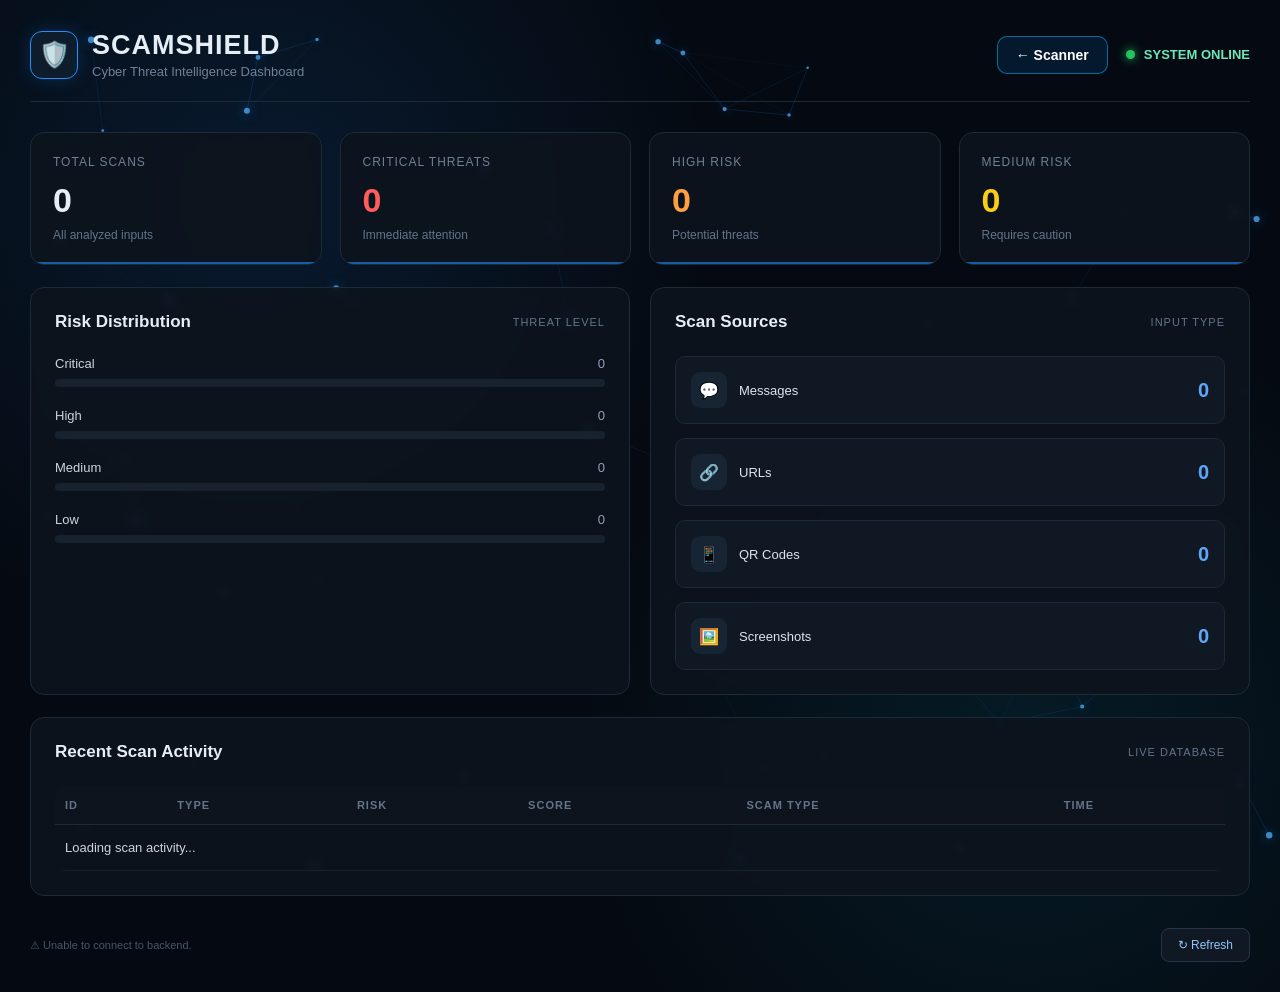
<file: frontend/dashboard.html>
<head>
    <meta charset="UTF-8">
    <meta name="viewport" content="width=device-width, initial-scale=1.0">

    <title>ScamShield | Cyber Threat Dashboard</title>

    <style>

        /* =====================================================
           SCAMSHIELD DASHBOARD QUOTE
           ===================================================== */

        .cyber-quote {
            margin-top: 5px;
            margin-bottom: 3px;
            color: #38bdf8;
            font-size: 12px;
            font-weight: 600;
            letter-spacing: 0.8px;
            text-align: left;
            text-shadow: 0 0 10px rgba(56, 189, 248, 0.35);
            transition:
                opacity 0.8s ease,
                transform 0.8s ease;
        }

        .cyber-quote.fade {
            opacity: 0;
            transform: translateY(4px);
        }


        /* =====================================================
           RESET
           ===================================================== */

        * {
            margin: 0;
            padding: 0;
            box-sizing: border-box;
        }


        /* =====================================================
           BODY
           ===================================================== */

        body {
            font-family: "Segoe UI", Arial, sans-serif;
            background: #080d14;
            color: #e5edf5;
            min-height: 100vh;
        }


        /* =====================================================
           DASHBOARD CONTAINER
           ===================================================== */

        .dashboard {
            max-width: 1400px;
            margin: auto;
            padding: 30px;
        }


        /* =====================================================
           HEADER
           ===================================================== */

        .header {
            display: flex;
            justify-content: space-between;
            align-items: center;
            margin-bottom: 30px;
            padding-bottom: 22px;
            border-bottom: 1px solid #1d2a38;
        }


        /* =====================================================
           BRAND
           ===================================================== */

        .brand {
            display: flex;
            align-items: center;
            gap: 14px;
        }


        /* =====================================================
           SHIELD
           ===================================================== */

        .shield {
            width: 48px;
            height: 48px;
            border-radius: 12px;
            background: #0e1d2b;
            border: 1px solid #1e90ff;

            display: flex;
            align-items: center;
            justify-content: center;

            font-size: 25px;

            box-shadow:
                0 0 18px rgba(30, 144, 255, 0.2);
        }


        /* =====================================================
           SCAMSHIELD TITLE
           ===================================================== */

        .brand h1 {
            font-size: 27px;
            letter-spacing: 1px;
        }


        /* =====================================================
           SUBTITLE
           ===================================================== */

        .brand p {
            color: #718096;
            font-size: 13px;
            margin-top: 3px;
        }


        /* =====================================================
           SYSTEM STATUS
           ===================================================== */

        .system-status {
            display: flex;
            align-items: center;
            gap: 9px;

            color: #6ee7b7;
            font-size: 13px;
            font-weight: 600;
        }


        .status-dot {
            width: 9px;
            height: 9px;
            background: #22c55e;
            border-radius: 50%;

            box-shadow:
                0 0 10px #22c55e;
        }

        /* TOP CARDS */

        .stats-grid {
            display: grid;
            grid-template-columns: repeat(4, 1fr);
            gap: 18px;
            margin-bottom: 22px;
        }

        .stat-card {
            background: #0d141d;
            border: 1px solid #1d2a38;
            border-radius: 14px;
            padding: 22px;
            position: relative;
            overflow: hidden;
        }

        .stat-card::after {
            content: "";
            position: absolute;
            left: 0;
            bottom: 0;
            width: 100%;
            height: 2px;
            background: #1e90ff;
            opacity: 0.6;
        }

        .stat-label {
            color: #718096;
            font-size: 12px;
            text-transform: uppercase;
            letter-spacing: 1px;
            margin-bottom: 12px;
        }

        .stat-number {
            font-size: 34px;
            font-weight: 700;
        }

        .stat-description {
            margin-top: 8px;
            font-size: 12px;
            color: #64748b;
        }

        .critical .stat-number {
            color: #ff5c5c;
        }

        .high .stat-number {
            color: #ff9f43;
        }

        .medium .stat-number {
            color: #facc15;
        }

        /* MAIN GRID */

        .main-grid {
            display: grid;
            grid-template-columns: 1fr 1fr;
            gap: 20px;
            margin-bottom: 22px;
        }

        .panel {
            background: #0d141d;
            border: 1px solid #1d2a38;
            border-radius: 14px;
            padding: 24px;
        }

        .panel-header {
            display: flex;
            justify-content: space-between;
            align-items: center;
            margin-bottom: 24px;
        }

        .panel-header h2 {
            font-size: 17px;
        }

        .panel-header span {
            font-size: 11px;
            color: #64748b;
            text-transform: uppercase;
            letter-spacing: 1px;
        }

        /* RISK BARS */

        .risk-item {
            margin-bottom: 21px;
        }

        .risk-info {
            display: flex;
            justify-content: space-between;
            margin-bottom: 8px;
            font-size: 13px;
        }

        .risk-name {
            color: #cbd5e1;
        }

        .risk-count {
            color: #94a3b8;
        }

        .risk-bar {
            width: 100%;
            height: 8px;
            background: #18222e;
            border-radius: 20px;
            overflow: hidden;
        }

        .risk-fill {
            height: 100%;
            width: 0%;
            border-radius: 20px;
            transition: width 0.8s ease;
        }

        .critical-fill {
            background: #ef4444;
        }

        .high-fill {
            background: #f97316;
        }

        .medium-fill {
            background: #eab308;
        }

        .low-fill {
            background: #22c55e;
        }

        /* SCAN TYPES */

        .scan-list {
            display: flex;
            flex-direction: column;
            gap: 14px;
        }

        .scan-row {
            display: flex;
            align-items: center;
            justify-content: space-between;
            padding: 15px;
            background: #101923;
            border: 1px solid #1c2936;
            border-radius: 10px;
        }

        .scan-left {
            display: flex;
            align-items: center;
            gap: 12px;
        }

        .scan-icon {
            width: 36px;
            height: 36px;
            border-radius: 9px;
            background: #172433;
            display: flex;
            align-items: center;
            justify-content: center;
        }

        .scan-name {
            font-size: 13px;
            color: #dbe4ee;
        }

        .scan-count {
            font-size: 20px;
            font-weight: 700;
            color: #60a5fa;
        }

        /* RECENT ACTIVITY */

        .recent-panel {
            margin-bottom: 22px;
        }

        .table-wrapper {
            max-height: 400px;
            overflow-y: auto;
            overflow-x: auto;
            border-radius: 10px;
        }

        /* Scrollbar */

        .table-wrapper::-webkit-scrollbar {
            width: 8px;
            height: 8px;
        }

        .table-wrapper::-webkit-scrollbar-track {
            background: #101923;
            border-radius: 10px;
        }

        .table-wrapper::-webkit-scrollbar-thumb {
            background: #263646;
            border-radius: 10px;
        }

        .table-wrapper::-webkit-scrollbar-thumb:hover {
            background: #3b4d60;
        }

        table {
            width: 100%;
            border-collapse: collapse;
        }

        th {
            text-align: left;
            padding: 13px 10px;
            color: #64748b;
            font-size: 11px;
            text-transform: uppercase;
            letter-spacing: 1px;
            border-bottom: 1px solid #1d2a38;
            position: sticky;
            top: 0;
            background: #0d141d;
            z-index: 2;
        }

        td {
            padding: 15px 10px;
            border-bottom: 1px solid #17222e;
            font-size: 13px;
            color: #cbd5e1;
        }

        .risk-badge {
            display: inline-block;
            padding: 5px 10px;
            border-radius: 20px;
            font-size: 10px;
            font-weight: 700;
        }

        .badge-critical {
            background: rgba(239, 68, 68, 0.15);
            color: #ff6b6b;
            border: 1px solid rgba(239, 68, 68, 0.3);
        }

        .badge-high {
            background: rgba(249, 115, 22, 0.15);
            color: #fb923c;
            border: 1px solid rgba(249, 115, 22, 0.3);
        }

        .badge-medium {
            background: rgba(234, 179, 8, 0.15);
            color: #facc15;
            border: 1px solid rgba(234, 179, 8, 0.3);
        }

        .badge-low {
            background: rgba(34, 197, 94, 0.15);
            color: #4ade80;
            border: 1px solid rgba(34, 197, 94, 0.3);
        }

        /* FOOTER */

        .footer {
            display: flex;
            justify-content: space-between;
            align-items: center;
            color: #475569;
            font-size: 11px;
            padding-top: 10px;
        }

        .refresh-btn {
            background: #101923;
            border: 1px solid #263646;
            color: #93c5fd;
            padding: 9px 16px;
            border-radius: 8px;
            cursor: pointer;
            font-size: 12px;
        }

        .refresh-btn:hover {
            background: #162333;
        }

        /* RESPONSIVE */

        @media (max-width: 900px) {

            .stats-grid {
                grid-template-columns: repeat(2, 1fr);
            }

            .main-grid {
                grid-template-columns: 1fr;
            }
        }

        @media (max-width: 550px) {

            .dashboard {
                padding: 18px;
            }

            .stats-grid {
                grid-template-columns: 1fr;
            }

            .header {
                align-items: flex-start;
                gap: 15px;
            }

            .system-status {
                display: none;
            }
        }
    
/* =====================================================
   SCAMSHIELD CYBER NETWORK BACKGROUND
   ===================================================== */

body {
    position: relative;
    overflow-x: hidden;
    background:
        radial-gradient(
            circle at 20% 20%,
            rgba(30, 144, 255, 0.12),
            transparent 35%
        ),
        radial-gradient(
            circle at 80% 75%,
            rgba(6, 182, 212, 0.10),
            transparent 35%
        ),
        #050a12;
}

#cyberNetwork {
    position: fixed;
    inset: 0;
    width: 100%;
    height: 100%;
    z-index: 0;
    pointer-events: none;
    opacity: 0.82;
}

.dashboard {
    position: relative;
    z-index: 2;
}

.stat-card,
.panel {
    background: rgba(13, 20, 29, 0.88);
    backdrop-filter: blur(5px);
    -webkit-backdrop-filter: blur(5px);
}
.header-actions {
    display: flex;
    align-items: center;
    gap: 18px;
}

.scanner-button {
    display: inline-flex;
    align-items: center;
    justify-content: center;
    gap: 8px;

    padding: 10px 18px;

    color: #ffffff;
    text-decoration: none;

    background: rgba(0, 140, 255, 0.12);

    border: 1px solid rgba(0, 180, 255, 0.55);
    border-radius: 10px;

    font-size: 14px;
    font-weight: 600;

    transition: all 0.25s ease;
}

.scanner-button:hover {
    background: rgba(0, 160, 255, 0.22);

    border-color: rgba(0, 200, 255, 0.9);

    box-shadow:
        0 0 18px rgba(0, 170, 255, 0.25);

    transform: translateY(-1px);
}
    </style>
    
</head>

<body>

    <canvas id="cyberNetwork"></canvas>

    <div class="dashboard">

        <!-- HEADER -->

        <header class="header">

    <div class="brand">

        <div class="shield">
            🛡️
        </div>

        <div>
            <h1>SCAMSHIELD</h1>
            <p>Cyber Threat Intelligence Dashboard</p>
        </div>

    </div>

    <div class="header-actions">

        <a href="index.html" class="scanner-button">
            ← Scanner
        </a>

        <div class="system-status">
            <span class="status-dot"></span>
            SYSTEM ONLINE
        </div>

    </div>

</header>

        <!-- STATISTICS -->

        <section class="stats-grid">

            <div class="stat-card">

                <div class="stat-label">
                    Total Scans
                </div>

                <div class="stat-number" id="totalScans">
                    0
                </div>

                <div class="stat-description">
                    All analyzed inputs
                </div>

            </div>


            <div class="stat-card critical">

                <div class="stat-label">
                    Critical Threats
                </div>

                <div class="stat-number" id="criticalScans">
                    0
                </div>

                <div class="stat-description">
                    Immediate attention
                </div>

            </div>


            <div class="stat-card high">

                <div class="stat-label">
                    High Risk
                </div>

                <div class="stat-number" id="highScans">
                    0
                </div>

                <div class="stat-description">
                    Potential threats
                </div>

            </div>


            <div class="stat-card medium">

                <div class="stat-label">
                    Medium Risk
                </div>

                <div class="stat-number" id="mediumScans">
                    0
                </div>

                <div class="stat-description">
                    Requires caution
                </div>

            </div>

        </section>


        <!-- RISK + SCAN TYPES -->

        <section class="main-grid">


            <!-- RISK DISTRIBUTION -->

            <div class="panel">

                <div class="panel-header">

                    <h2>Risk Distribution</h2>

                    <span>Threat Level</span>

                </div>


                <div class="risk-item">

                    <div class="risk-info">
                        <span class="risk-name">Critical</span>
                        <span class="risk-count" id="criticalRiskCount">0</span>
                    </div>

                    <div class="risk-bar">
                        <div
                            class="risk-fill critical-fill"
                            id="criticalBar">
                        </div>
                    </div>

                </div>


                <div class="risk-item">

                    <div class="risk-info">
                        <span class="risk-name">High</span>
                        <span class="risk-count" id="highRiskCount">0</span>
                    </div>

                    <div class="risk-bar">
                        <div
                            class="risk-fill high-fill"
                            id="highBar">
                        </div>
                    </div>

                </div>


                <div class="risk-item">

                    <div class="risk-info">
                        <span class="risk-name">Medium</span>
                        <span class="risk-count" id="mediumRiskCount">0</span>
                    </div>

                    <div class="risk-bar">
                        <div
                            class="risk-fill medium-fill"
                            id="mediumBar">
                        </div>
                    </div>

                </div>


                <div class="risk-item">

                    <div class="risk-info">
                        <span class="risk-name">Low</span>
                        <span class="risk-count" id="lowRiskCount">0</span>
                    </div>

                    <div class="risk-bar">
                        <div
                            class="risk-fill low-fill"
                            id="lowBar">
                        </div>
                    </div>

                </div>

            </div>


            <!-- SCAN SOURCES -->

            <div class="panel">

                <div class="panel-header">

                    <h2>Scan Sources</h2>

                    <span>Input Type</span>

                </div>


                <div class="scan-list">


                    <div class="scan-row">

                        <div class="scan-left">

                            <div class="scan-icon">
                                💬
                            </div>

                            <span class="scan-name">
                                Messages
                            </span>

                        </div>

                        <span
                            class="scan-count"
                            id="messageScans">
                            0
                        </span>

                    </div>


                    <div class="scan-row">

                        <div class="scan-left">

                            <div class="scan-icon">
                                🔗
                            </div>

                            <span class="scan-name">
                                URLs
                            </span>

                        </div>

                        <span
                            class="scan-count"
                            id="urlScans">
                            0
                        </span>

                    </div>


                    <div class="scan-row">

                        <div class="scan-left">

                            <div class="scan-icon">
                                📱
                            </div>

                            <span class="scan-name">
                                QR Codes
                            </span>

                        </div>

                        <span
                            class="scan-count"
                            id="qrScans">
                            0
                        </span>

                    </div>


                    <div class="scan-row">

                        <div class="scan-left">

                            <div class="scan-icon">
                                🖼️
                            </div>

                            <span class="scan-name">
                                Screenshots
                            </span>

                        </div>

                        <span
                            class="scan-count"
                            id="screenshotScans">
                            0
                        </span>

                    </div>

                </div>

            </div>

        </section>


        <!-- RECENT ACTIVITY -->

        <section class="panel recent-panel">

            <div class="panel-header">

                <h2>Recent Scan Activity</h2>

                <span>Live Database</span>

            </div>


            <div class="table-wrapper">

                <table>

                    <thead>

                        <tr>
                            <th>ID</th>
                            <th>Type</th>
                            <th>Risk</th>
                            <th>Score</th>
                            <th>Scam Type</th>
                            <th>Time</th>
                        </tr>

                    </thead>

                    <tbody id="recentScans">

                        <tr>
                            <td colspan="6">
                                Loading scan activity...
                            </td>
                        </tr>

                    </tbody>

                </table>

            </div>

        </section>


        <!-- FOOTER -->

        <div class="footer">

            <span id="status">
                Connecting to ScamShield backend...
            </span>

            <button
                class="refresh-btn"
                onclick="loadDashboard()">
                ↻ Refresh
            </button>

        </div>

    </div>


    <script>

        /* =====================================================
           SCAMSHIELD CYBER NETWORK ANIMATION
           ===================================================== */

        const cyberCanvas = document.getElementById("cyberNetwork");
        const cyberCtx = cyberCanvas.getContext("2d");

        let cyberNodes = [];
        let cyberWidth = 0;
        let cyberHeight = 0;

        function resizeCyberNetwork() {
            cyberWidth = window.innerWidth;
            cyberHeight = window.innerHeight;

            const pixelRatio = Math.min(window.devicePixelRatio || 1, 2);

            cyberCanvas.width = cyberWidth * pixelRatio;
            cyberCanvas.height = cyberHeight * pixelRatio;
            cyberCanvas.style.width = cyberWidth + "px";
            cyberCanvas.style.height = cyberHeight + "px";

            cyberCtx.setTransform(
                pixelRatio, 0, 0, pixelRatio, 0, 0
            );
        }

        function createCyberNodes() {
            cyberNodes = [];

            const nodeCount = Math.min(
                55,
                Math.max(
                    30,
                    Math.floor(
                        (window.innerWidth * window.innerHeight) / 22000
                    )
                )
            );

            for (let i = 0; i < nodeCount; i++) {
                cyberNodes.push({
                    x: Math.random() * cyberWidth,
                    y: Math.random() * cyberHeight,
                    vx: (Math.random() - 0.5) * 0.35,
                    vy: (Math.random() - 0.5) * 0.35,
                    radius: Math.random() * 2.2 + 1.2
                });
            }
        }

        function drawCyberNetwork() {
            cyberCtx.clearRect(0, 0, cyberWidth, cyberHeight);

            cyberNodes.forEach(node => {
                node.x += node.vx;
                node.y += node.vy;

                if (node.x < 0 || node.x > cyberWidth) {
                    node.vx *= -1;
                }

                if (node.y < 0 || node.y > cyberHeight) {
                    node.vy *= -1;
                }
            });

            for (let i = 0; i < cyberNodes.length; i++) {
                for (let j = i + 1; j < cyberNodes.length; j++) {
                    const nodeA = cyberNodes[i];
                    const nodeB = cyberNodes[j];

                    const dx = nodeA.x - nodeB.x;
                    const dy = nodeA.y - nodeB.y;
                    const distance = Math.sqrt(dx * dx + dy * dy);

                    if (distance < 155) {
                        const opacity =
                            (1 - distance / 155) * 0.32;

                        cyberCtx.beginPath();
                        cyberCtx.moveTo(nodeA.x, nodeA.y);
                        cyberCtx.lineTo(nodeB.x, nodeB.y);

                        cyberCtx.strokeStyle =
                            `rgba(30, 144, 255, ${opacity})`;

                        cyberCtx.lineWidth = 1;
                        cyberCtx.stroke();
                    }
                }
            }

            cyberNodes.forEach(node => {
                cyberCtx.beginPath();

                cyberCtx.arc(
                    node.x,
                    node.y,
                    node.radius,
                    0,
                    Math.PI * 2
                );

                cyberCtx.fillStyle =
                    "rgba(80, 180, 255, 0.9)";

                cyberCtx.shadowBlur = 12;
                cyberCtx.shadowColor =
                    "rgba(30, 144, 255, 0.8)";

                cyberCtx.fill();
                cyberCtx.shadowBlur = 0;
            });

            requestAnimationFrame(drawCyberNetwork);
        }

        window.addEventListener("resize", () => {
            resizeCyberNetwork();
            createCyberNodes();
        });

        resizeCyberNetwork();
        createCyberNodes();
        drawCyberNetwork();


        async function loadDashboard() {

            const status =
                document.getElementById("status");

            try {

                /* ==========================
                   DASHBOARD STATISTICS
                   ========================== */

                const statsResponse =
                    await fetch(
                        "http://localhost:8080/api/dashboard-stats"
                    );

                if (!statsResponse.ok) {
                    throw new Error(
                        "Dashboard statistics unavailable"
                    );
                }

                const data =
                    await statsResponse.json();


                /* TOP CARDS */

                document.getElementById(
                    "totalScans"
                ).textContent =
                    data.totalScans;

                document.getElementById(
                    "criticalScans"
                ).textContent =
                    data.criticalScans;

                document.getElementById(
                    "highScans"
                ).textContent =
                    data.highScans;

                document.getElementById(
                    "mediumScans"
                ).textContent =
                    data.mediumScans;


                /* RISK COUNTS */

                document.getElementById(
                    "criticalRiskCount"
                ).textContent =
                    data.criticalScans;

                document.getElementById(
                    "highRiskCount"
                ).textContent =
                    data.highScans;

                document.getElementById(
                    "mediumRiskCount"
                ).textContent =
                    data.mediumScans;

                document.getElementById(
                    "lowRiskCount"
                ).textContent =
                    data.lowScans;


                /* RISK BARS */

                const total =
                    data.totalScans || 1;

                document.getElementById(
                    "criticalBar"
                ).style.width =
                    ((data.criticalScans / total) * 100) + "%";

                document.getElementById(
                    "highBar"
                ).style.width =
                    ((data.highScans / total) * 100) + "%";

                document.getElementById(
                    "mediumBar"
                ).style.width =
                    ((data.mediumScans / total) * 100) + "%";

                document.getElementById(
                    "lowBar"
                ).style.width =
                    ((data.lowScans / total) * 100) + "%";


                /* SCAN SOURCES */

                document.getElementById(
                    "messageScans"
                ).textContent =
                    data.messageScans;

                document.getElementById(
                    "urlScans"
                ).textContent =
                    data.urlScans;

                document.getElementById(
                    "qrScans"
                ).textContent =
                    data.qrScans;

                document.getElementById(
                    "screenshotScans"
                ).textContent =
                    data.screenshotScans;


                /* ==========================
                   RECENT SCANS
                   ========================== */

                const historyResponse =
                    await fetch(
                        "http://localhost:8080/api/history"
                    );

                if (!historyResponse.ok) {
                    throw new Error(
                        "Scan history unavailable"
                    );
                }

                const history =
                    await historyResponse.json();


                const recentScans =
                    document.getElementById(
                        "recentScans"
                    );


                recentScans.innerHTML = "";


                /* Show ALL scans, newest first */

                history
                    .slice()
                    .reverse()
                    .forEach(scan => {

                        const row =
                            document.createElement("tr");


                        let badgeClass =
                            "badge-low";

                        if (
                            scan.riskLevel ===
                            "CRITICAL"
                        ) {

                            badgeClass =
                                "badge-critical";

                        } else if (
                            scan.riskLevel ===
                            "HIGH"
                        ) {

                            badgeClass =
                                "badge-high";

                        } else if (
                            scan.riskLevel ===
                            "MEDIUM"
                        ) {

                            badgeClass =
                                "badge-medium";
                        }


                        let time =
                            scan.scannedAt
                                ? new Date(
                                    scan.scannedAt
                                ).toLocaleString()
                                : "-";


                        row.innerHTML = `

                            <td>${scan.id}</td>

                            <td>${scan.scanType}</td>

                            <td>
                                <span class="risk-badge ${badgeClass}">
                                    ${scan.riskLevel}
                                </span>
                            </td>

                            <td>
                                ${scan.riskScore}
                            </td>

                            <td>
                                ${scan.scamType || "-"}
                            </td>

                            <td>
                                ${time}
                            </td>

                        `;


                        recentScans.appendChild(row);

                    });


                status.textContent =
                    "● Live data connected";


            } catch (error) {

                console.error(error);

                status.textContent =
                    "⚠ Unable to connect to backend.";

            }

        }


        /* Load dashboard */

        loadDashboard();


        /* Automatically refresh every 5 seconds */

        setInterval(loadDashboard, 5000);


    </script>

</body>
<script>

(function () {

    const quoteElement =
        document.getElementById("dashboardQuote");

    if (!quoteElement) {
        return;
    }

    const quotes = [
        "Every scan tells a story.",
        "Detect. Understand. Protect.",
        "Stay aware. Stay protected.",
        "Security starts with awareness.",
        "Monitor. Analyze. Respond."
    ];

    let currentQuote = 0;

    setInterval(function () {

        quoteElement.classList.add("fade");

        setTimeout(function () {

            currentQuote =
                (currentQuote + 1) % quotes.length;

            quoteElement.textContent =
                quotes[currentQuote];

            quoteElement.classList.remove("fade");

        }, 800);

    }, 4500);

})();

</script>

</html>
</file>
